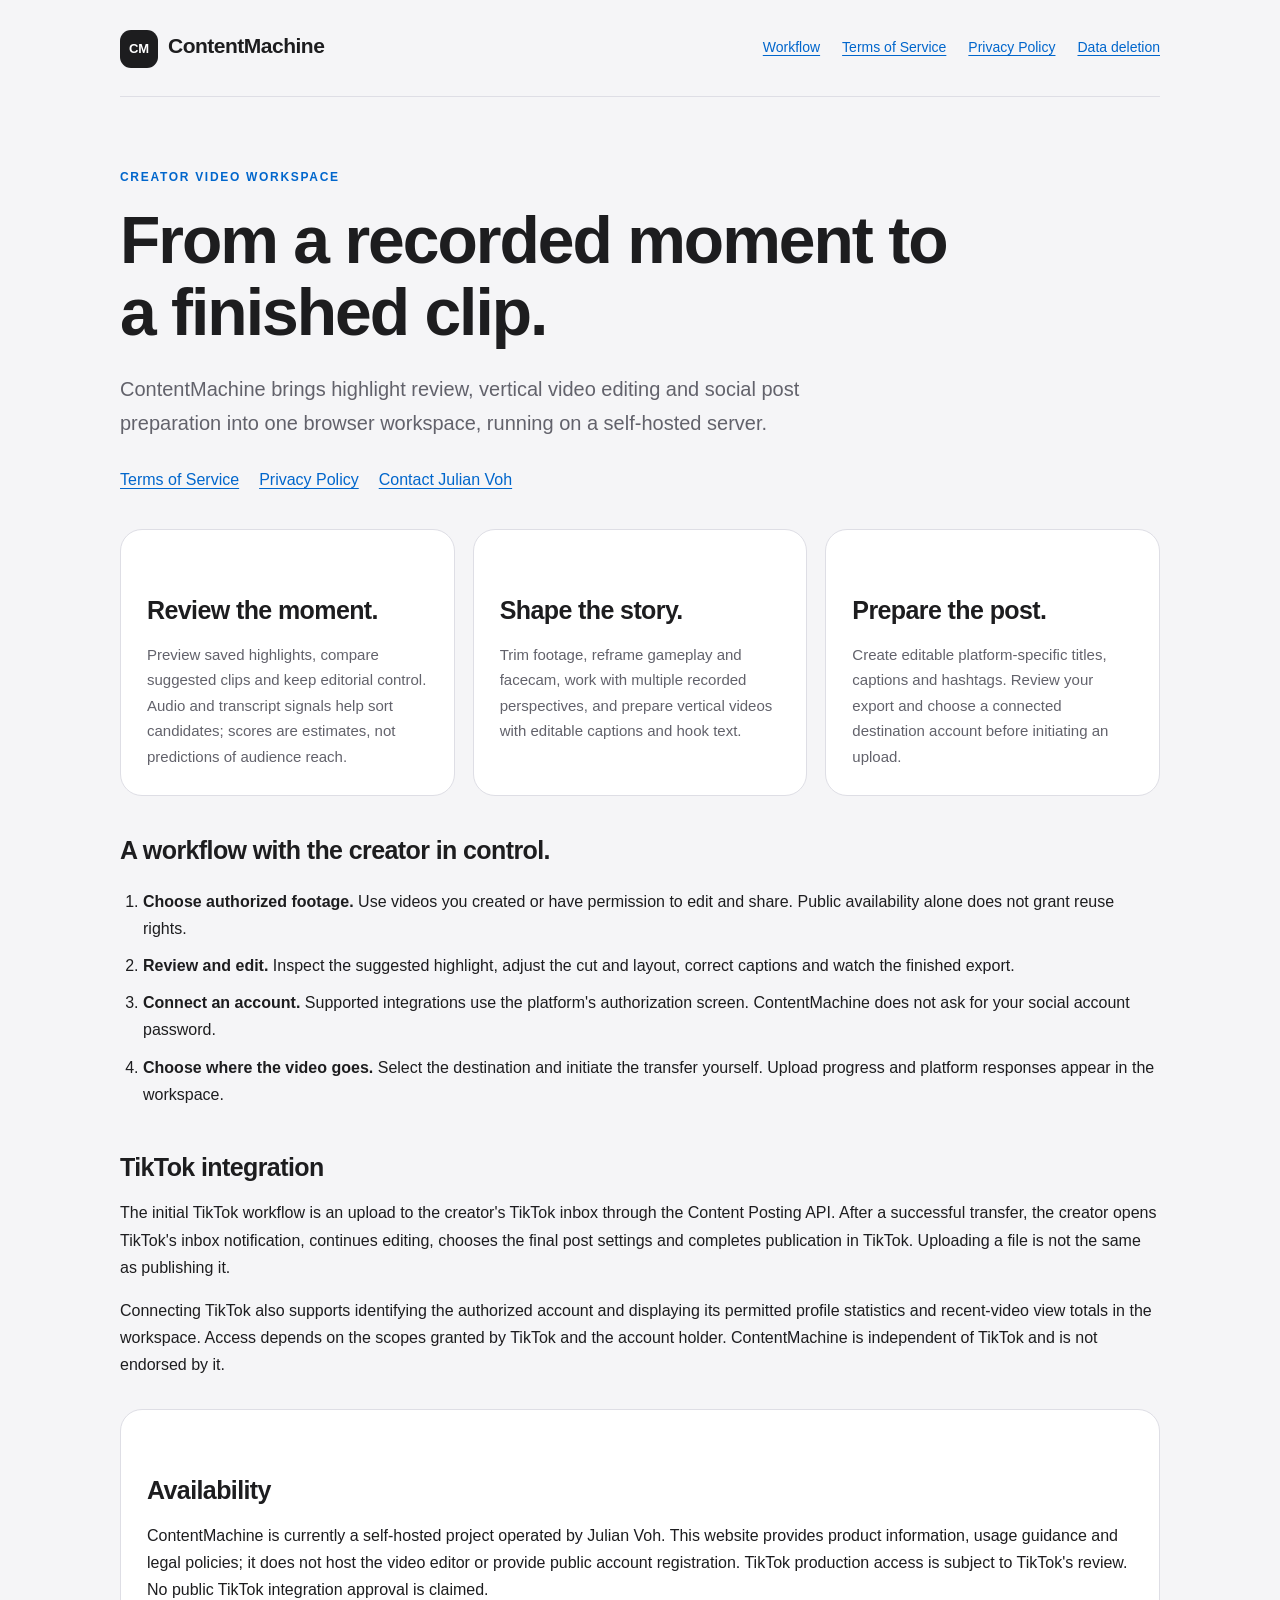
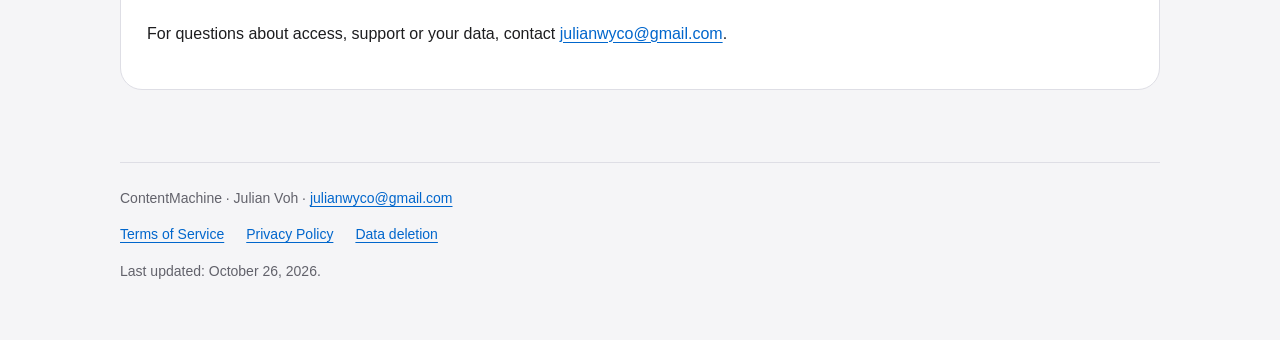
<file: index.html>
<!doctype html>
<html lang="en"><head><meta charset="utf-8"><meta name="viewport" content="width=device-width,initial-scale=1"><meta name="description" content="ContentMachine: a self-hosted video workspace for reviewing highlights, editing vertical clips and preparing social posts."><title>ContentMachine — Creator video workspace</title><link rel="stylesheet" href="site.css"></head>
<body><header><a class="brand" href="./"><span aria-hidden="true">CM</span>ContentMachine</a><nav aria-label="Main"><a href="#workflow">Workflow</a><a href="terms.html">Terms of Service</a><a href="privacy.html">Privacy Policy</a><a href="deletion.html">Data deletion</a></nav></header>
<main><p class="eyebrow">Creator video workspace</p><h1>From a recorded moment to a finished clip.</h1><p class="lead">ContentMachine brings highlight review, vertical video editing and social post preparation into one browser workspace, running on a self-hosted server.</p>
<div class="legal-links"><a href="terms.html">Terms of Service</a><a href="privacy.html">Privacy Policy</a><a href="mailto:julianwyco@gmail.com">Contact Julian Voh</a></div>
<section class="grid" aria-label="Features"><article class="card"><h2>Review the moment.</h2><p>Preview saved highlights, compare suggested clips and keep editorial control. Audio and transcript signals help sort candidates; scores are estimates, not predictions of audience reach.</p></article><article class="card"><h2>Shape the story.</h2><p>Trim footage, reframe gameplay and facecam, work with multiple recorded perspectives, and prepare vertical videos with editable captions and hook text.</p></article><article class="card"><h2>Prepare the post.</h2><p>Create editable platform-specific titles, captions and hashtags. Review your export and choose a connected destination account before initiating an upload.</p></article></section>
<section id="workflow"><h2>A workflow with the creator in control.</h2><ol class="steps"><li><strong>Choose authorized footage.</strong> Use videos you created or have permission to edit and share. Public availability alone does not grant reuse rights.</li><li><strong>Review and edit.</strong> Inspect the suggested highlight, adjust the cut and layout, correct captions and watch the finished export.</li><li><strong>Connect an account.</strong> Supported integrations use the platform's authorization screen. ContentMachine does not ask for your social account password.</li><li><strong>Choose where the video goes.</strong> Select the destination and initiate the transfer yourself. Upload progress and platform responses appear in the workspace.</li></ol></section>
<section><h2>TikTok integration</h2><p>The initial TikTok workflow is an upload to the creator's TikTok inbox through the Content Posting API. After a successful transfer, the creator opens TikTok's inbox notification, continues editing, chooses the final post settings and completes publication in TikTok. Uploading a file is not the same as publishing it.</p><p>Connecting TikTok also supports identifying the authorized account and displaying its permitted profile statistics and recent-video view totals in the workspace. Access depends on the scopes granted by TikTok and the account holder. ContentMachine is independent of TikTok and is not endorsed by it.</p></section>
<section class="note"><h2>Availability</h2><p>ContentMachine is currently a self-hosted project operated by Julian Voh. This website provides product information, usage guidance and legal policies; it does not host the video editor or provide public account registration. TikTok production access is subject to TikTok's review. No public TikTok integration approval is claimed.</p><p>For questions about access, support or your data, contact <a href="mailto:julianwyco@gmail.com">julianwyco@gmail.com</a>.</p></section>
</main><footer><address>ContentMachine · Julian Voh · <a href="mailto:julianwyco@gmail.com">julianwyco@gmail.com</a></address><nav aria-label="Legal"><a href="terms.html">Terms of Service</a><a href="privacy.html">Privacy Policy</a><a href="deletion.html">Data deletion</a></nav><p>Last updated: October 26, 2026.</p></footer></body></html>
</file>
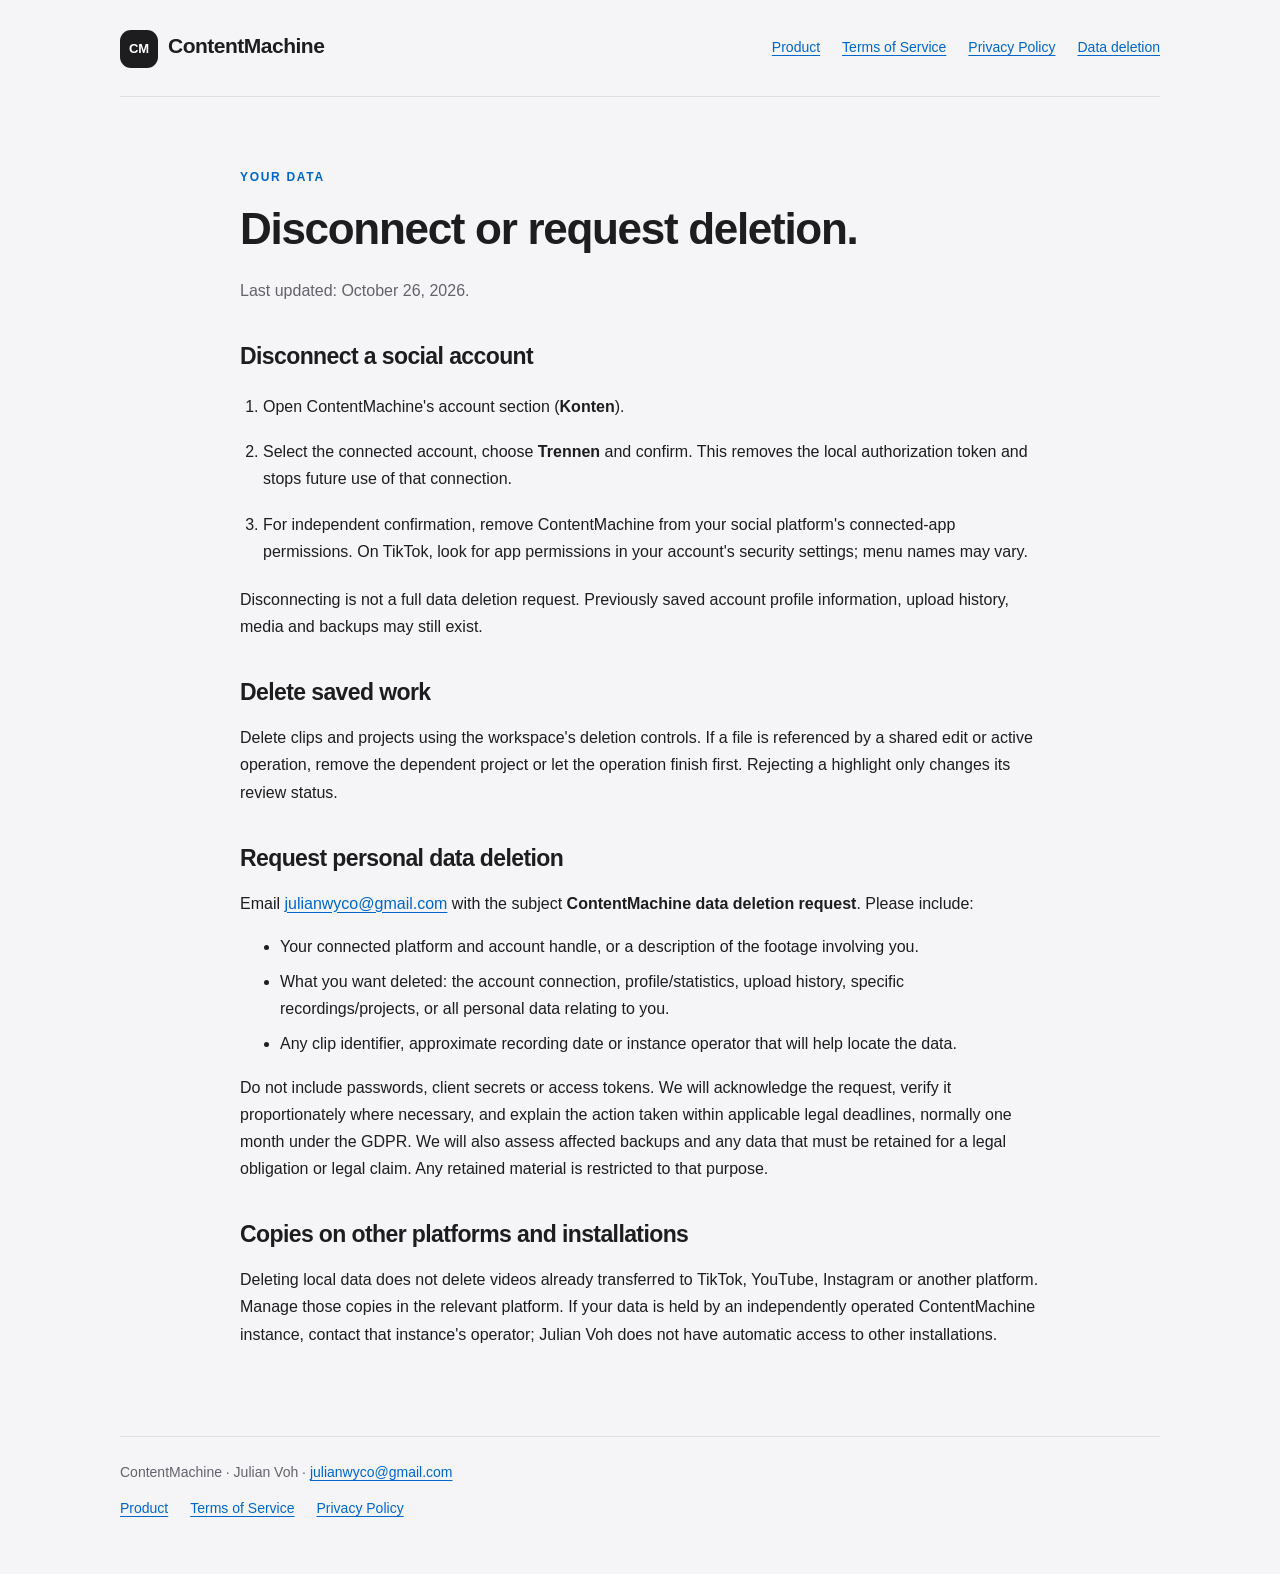
<file: deletion.html>
<!doctype html>
<html lang="en"><head><meta charset="utf-8"><meta name="viewport" content="width=device-width,initial-scale=1"><meta name="description" content="Disconnect ContentMachine accounts and request deletion of personal data."><title>Data deletion — ContentMachine</title><link rel="stylesheet" href="site.css"></head>
<body><header><a class="brand" href="./"><span aria-hidden="true">CM</span>ContentMachine</a><nav aria-label="Main"><a href="./">Product</a><a href="terms.html">Terms of Service</a><a href="privacy.html">Privacy Policy</a><a href="deletion.html" aria-current="page">Data deletion</a></nav></header>
<main class="legal"><p class="eyebrow">Your data</p><h1>Disconnect or request deletion.</h1><p class="meta">Last updated: October 26, 2026.</p>
<h2>Disconnect a social account</h2><ol class="steps"><li>Open ContentMachine's account section (<strong>Konten</strong>).</li><li>Select the connected account, choose <strong>Trennen</strong> and confirm. This removes the local authorization token and stops future use of that connection.</li><li>For independent confirmation, remove ContentMachine from your social platform's connected-app permissions. On TikTok, look for app permissions in your account's security settings; menu names may vary.</li></ol><p>Disconnecting is not a full data deletion request. Previously saved account profile information, upload history, media and backups may still exist.</p>
<h2>Delete saved work</h2><p>Delete clips and projects using the workspace's deletion controls. If a file is referenced by a shared edit or active operation, remove the dependent project or let the operation finish first. Rejecting a highlight only changes its review status.</p>
<h2>Request personal data deletion</h2><p>Email <a href="mailto:julianwyco@gmail.com?subject=ContentMachine%20data%20deletion%20request">julianwyco@gmail.com</a> with the subject <strong>ContentMachine data deletion request</strong>. Please include:</p><ul><li>Your connected platform and account handle, or a description of the footage involving you.</li><li>What you want deleted: the account connection, profile/statistics, upload history, specific recordings/projects, or all personal data relating to you.</li><li>Any clip identifier, approximate recording date or instance operator that will help locate the data.</li></ul><p>Do not include passwords, client secrets or access tokens. We will acknowledge the request, verify it proportionately where necessary, and explain the action taken within applicable legal deadlines, normally one month under the GDPR. We will also assess affected backups and any data that must be retained for a legal obligation or legal claim. Any retained material is restricted to that purpose.</p>
<h2>Copies on other platforms and installations</h2><p>Deleting local data does not delete videos already transferred to TikTok, YouTube, Instagram or another platform. Manage those copies in the relevant platform. If your data is held by an independently operated ContentMachine instance, contact that instance's operator; Julian Voh does not have automatic access to other installations.</p>
</main><footer><address>ContentMachine · Julian Voh · <a href="mailto:julianwyco@gmail.com">julianwyco@gmail.com</a></address><nav aria-label="Legal"><a href="./">Product</a><a href="terms.html">Terms of Service</a><a href="privacy.html">Privacy Policy</a></nav></footer></body></html>
</file>
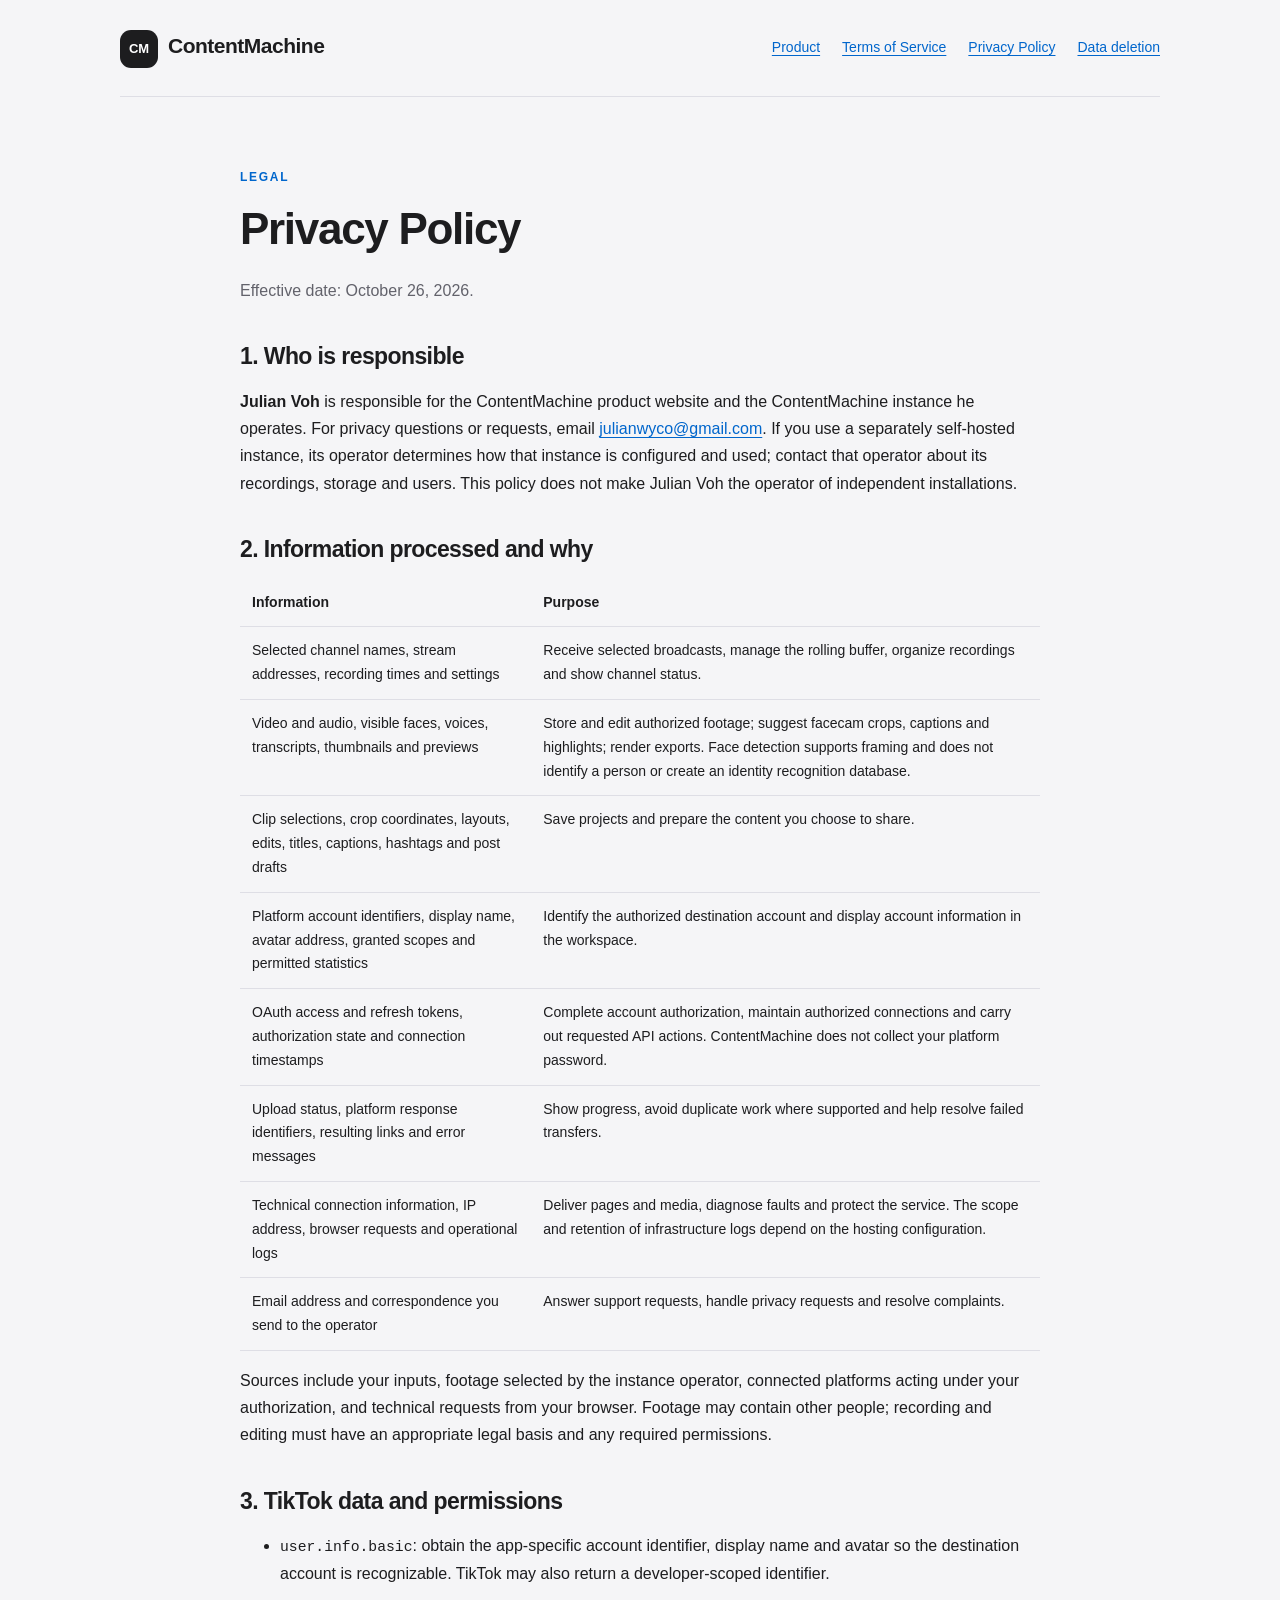
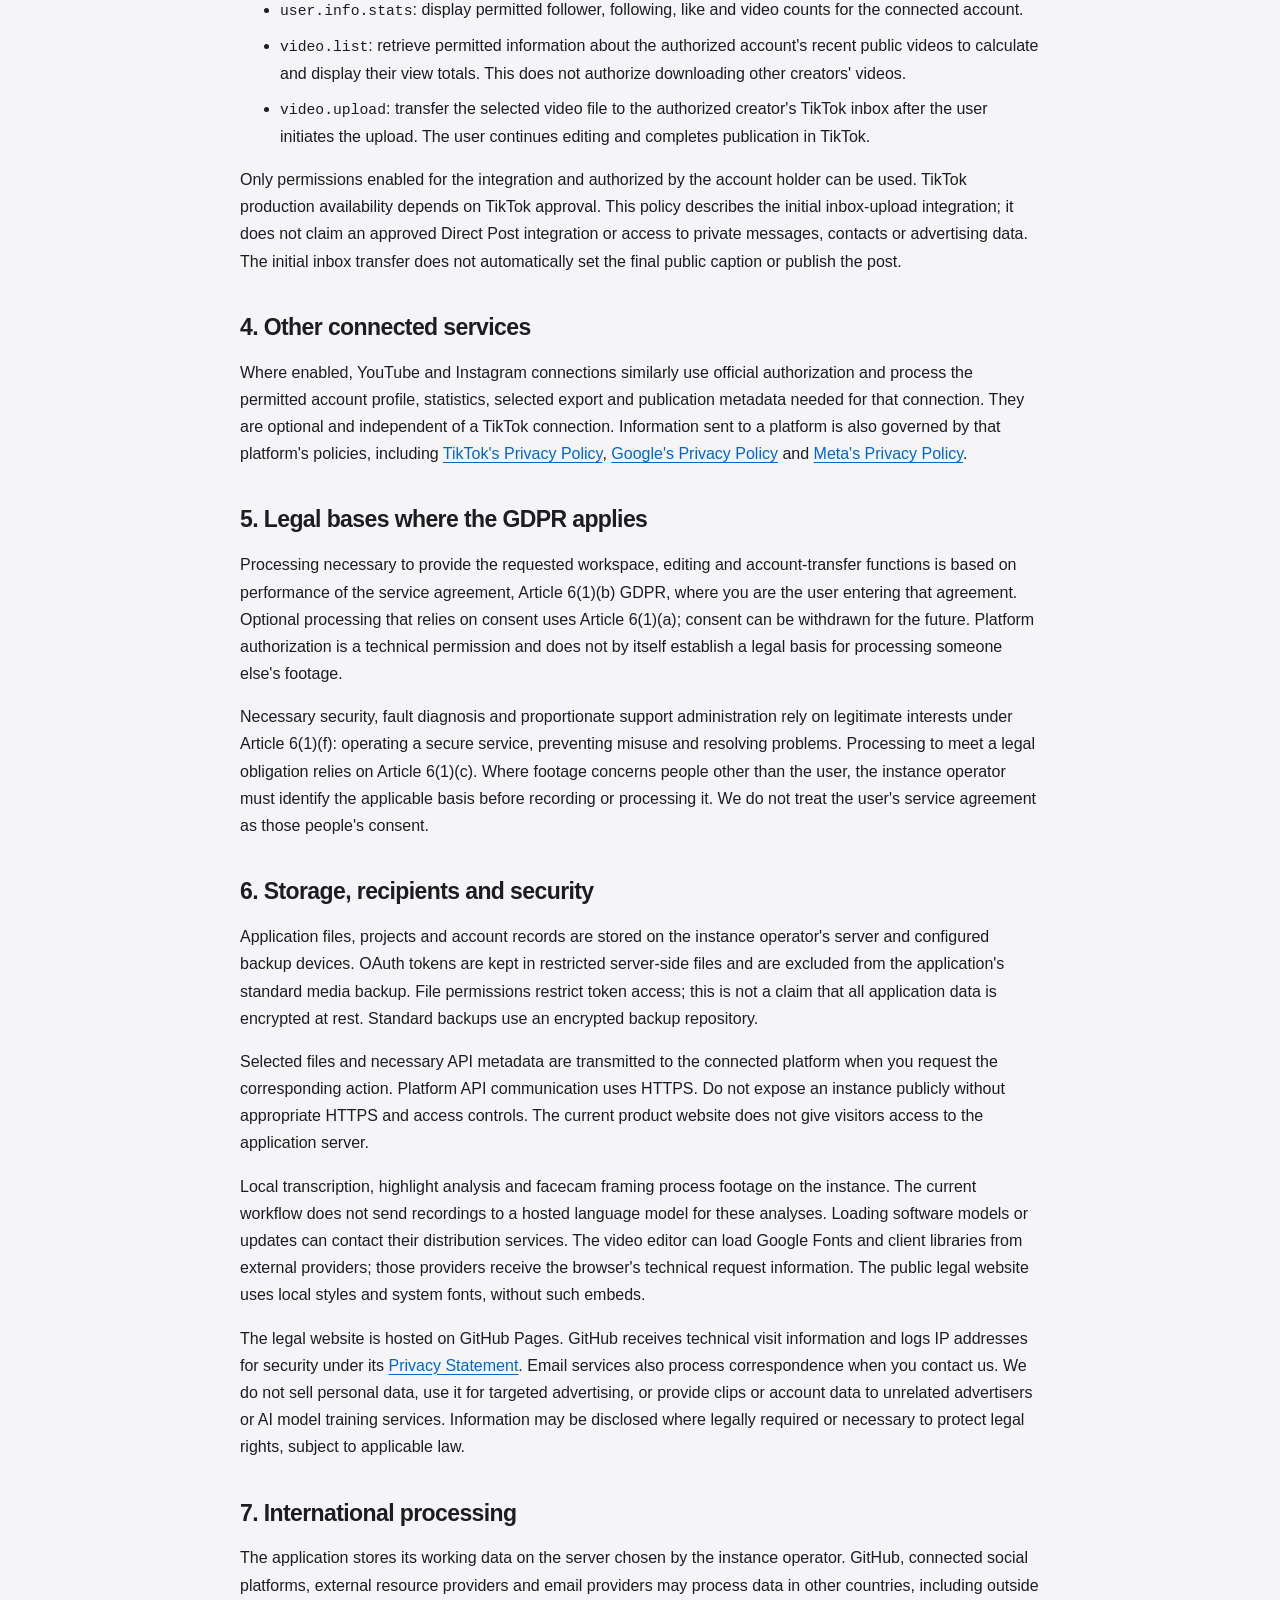
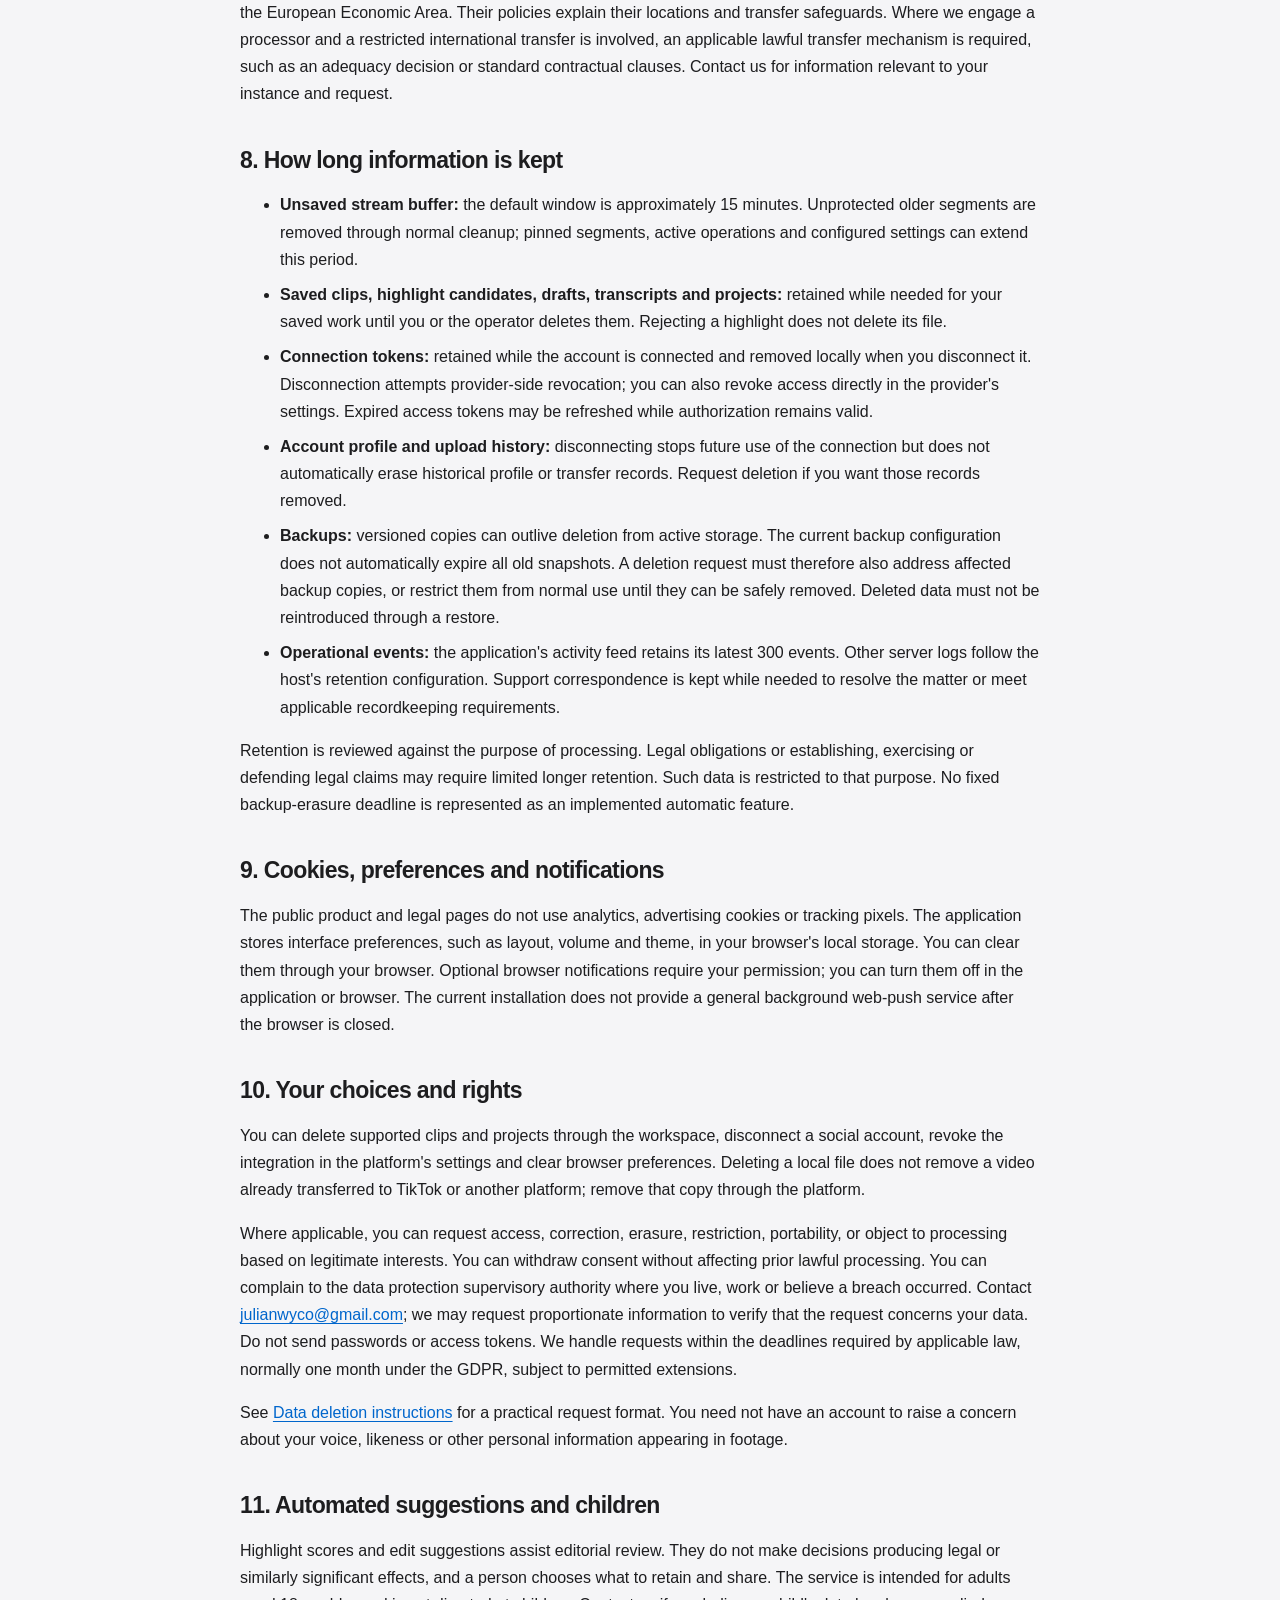
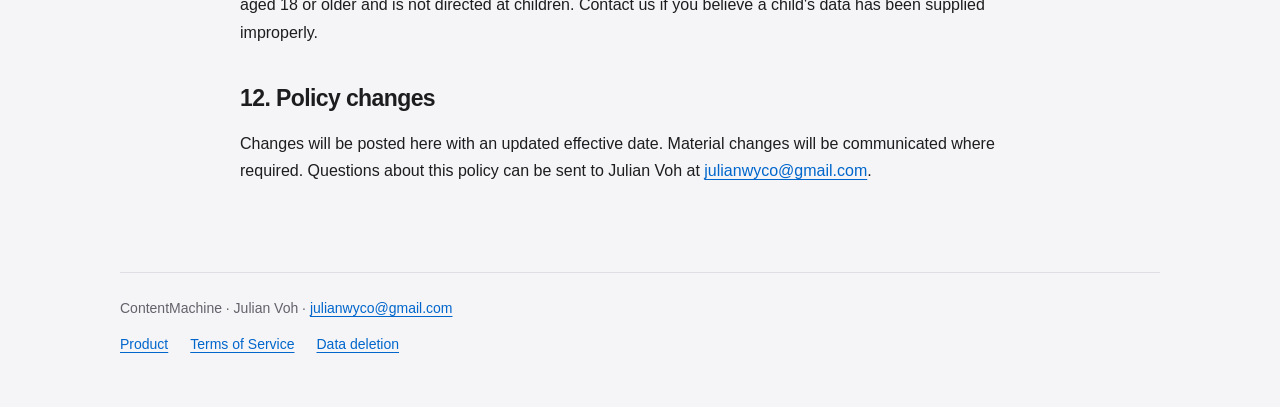
<file: privacy.html>
<!doctype html>
<html lang="en"><head><meta charset="utf-8"><meta name="viewport" content="width=device-width,initial-scale=1"><meta name="description" content="How ContentMachine handles footage, connected account data, permissions and deletion requests."><title>Privacy Policy — ContentMachine</title><link rel="stylesheet" href="site.css"></head>
<body><header><a class="brand" href="./"><span aria-hidden="true">CM</span>ContentMachine</a><nav aria-label="Main"><a href="./">Product</a><a href="terms.html">Terms of Service</a><a href="privacy.html" aria-current="page">Privacy Policy</a><a href="deletion.html">Data deletion</a></nav></header>
<main class="legal"><p class="eyebrow">Legal</p><h1>Privacy Policy</h1><p class="meta">Effective date: October 26, 2026.</p>
<h2>1. Who is responsible</h2><p><strong>Julian Voh</strong> is responsible for the ContentMachine product website and the ContentMachine instance he operates. For privacy questions or requests, email <a href="mailto:julianwyco@gmail.com">julianwyco@gmail.com</a>. If you use a separately self-hosted instance, its operator determines how that instance is configured and used; contact that operator about its recordings, storage and users. This policy does not make Julian Voh the operator of independent installations.</p>
<h2>2. Information processed and why</h2><div class="table-wrap"><table><thead><tr><th scope="col">Information</th><th scope="col">Purpose</th></tr></thead><tbody>
<tr><td>Selected channel names, stream addresses, recording times and settings</td><td>Receive selected broadcasts, manage the rolling buffer, organize recordings and show channel status.</td></tr>
<tr><td>Video and audio, visible faces, voices, transcripts, thumbnails and previews</td><td>Store and edit authorized footage; suggest facecam crops, captions and highlights; render exports. Face detection supports framing and does not identify a person or create an identity recognition database.</td></tr>
<tr><td>Clip selections, crop coordinates, layouts, edits, titles, captions, hashtags and post drafts</td><td>Save projects and prepare the content you choose to share.</td></tr>
<tr><td>Platform account identifiers, display name, avatar address, granted scopes and permitted statistics</td><td>Identify the authorized destination account and display account information in the workspace.</td></tr>
<tr><td>OAuth access and refresh tokens, authorization state and connection timestamps</td><td>Complete account authorization, maintain authorized connections and carry out requested API actions. ContentMachine does not collect your platform password.</td></tr>
<tr><td>Upload status, platform response identifiers, resulting links and error messages</td><td>Show progress, avoid duplicate work where supported and help resolve failed transfers.</td></tr>
<tr><td>Technical connection information, IP address, browser requests and operational logs</td><td>Deliver pages and media, diagnose faults and protect the service. The scope and retention of infrastructure logs depend on the hosting configuration.</td></tr>
<tr><td>Email address and correspondence you send to the operator</td><td>Answer support requests, handle privacy requests and resolve complaints.</td></tr>
</tbody></table></div><p>Sources include your inputs, footage selected by the instance operator, connected platforms acting under your authorization, and technical requests from your browser. Footage may contain other people; recording and editing must have an appropriate legal basis and any required permissions.</p>
<h2>3. TikTok data and permissions</h2><ul>
<li><code>user.info.basic</code>: obtain the app-specific account identifier, display name and avatar so the destination account is recognizable. TikTok may also return a developer-scoped identifier.</li>
<li><code>user.info.stats</code>: display permitted follower, following, like and video counts for the connected account.</li>
<li><code>video.list</code>: retrieve permitted information about the authorized account's recent public videos to calculate and display their view totals. This does not authorize downloading other creators' videos.</li>
<li><code>video.upload</code>: transfer the selected video file to the authorized creator's TikTok inbox after the user initiates the upload. The user continues editing and completes publication in TikTok.</li>
</ul><p>Only permissions enabled for the integration and authorized by the account holder can be used. TikTok production availability depends on TikTok approval. This policy describes the initial inbox-upload integration; it does not claim an approved Direct Post integration or access to private messages, contacts or advertising data. The initial inbox transfer does not automatically set the final public caption or publish the post.</p>
<h2>4. Other connected services</h2><p>Where enabled, YouTube and Instagram connections similarly use official authorization and process the permitted account profile, statistics, selected export and publication metadata needed for that connection. They are optional and independent of a TikTok connection. Information sent to a platform is also governed by that platform's policies, including <a href="https://www.tiktok.com/legal/page/eea/privacy-policy/en">TikTok's Privacy Policy</a>, <a href="https://policies.google.com/privacy">Google's Privacy Policy</a> and <a href="https://www.facebook.com/privacy/policy/">Meta's Privacy Policy</a>.</p>
<h2>5. Legal bases where the GDPR applies</h2><p>Processing necessary to provide the requested workspace, editing and account-transfer functions is based on performance of the service agreement, Article 6(1)(b) GDPR, where you are the user entering that agreement. Optional processing that relies on consent uses Article 6(1)(a); consent can be withdrawn for the future. Platform authorization is a technical permission and does not by itself establish a legal basis for processing someone else's footage.</p><p>Necessary security, fault diagnosis and proportionate support administration rely on legitimate interests under Article 6(1)(f): operating a secure service, preventing misuse and resolving problems. Processing to meet a legal obligation relies on Article 6(1)(c). Where footage concerns people other than the user, the instance operator must identify the applicable basis before recording or processing it. We do not treat the user's service agreement as those people's consent.</p>
<h2>6. Storage, recipients and security</h2><p>Application files, projects and account records are stored on the instance operator's server and configured backup devices. OAuth tokens are kept in restricted server-side files and are excluded from the application's standard media backup. File permissions restrict token access; this is not a claim that all application data is encrypted at rest. Standard backups use an encrypted backup repository.</p><p>Selected files and necessary API metadata are transmitted to the connected platform when you request the corresponding action. Platform API communication uses HTTPS. Do not expose an instance publicly without appropriate HTTPS and access controls. The current product website does not give visitors access to the application server.</p><p>Local transcription, highlight analysis and facecam framing process footage on the instance. The current workflow does not send recordings to a hosted language model for these analyses. Loading software models or updates can contact their distribution services. The video editor can load Google Fonts and client libraries from external providers; those providers receive the browser's technical request information. The public legal website uses local styles and system fonts, without such embeds.</p><p>The legal website is hosted on GitHub Pages. GitHub receives technical visit information and logs IP addresses for security under its <a href="https://docs.github.com/en/site-policy/privacy-policies/github-general-privacy-statement">Privacy Statement</a>. Email services also process correspondence when you contact us. We do not sell personal data, use it for targeted advertising, or provide clips or account data to unrelated advertisers or AI model training services. Information may be disclosed where legally required or necessary to protect legal rights, subject to applicable law.</p>
<h2>7. International processing</h2><p>The application stores its working data on the server chosen by the instance operator. GitHub, connected social platforms, external resource providers and email providers may process data in other countries, including outside the European Economic Area. Their policies explain their locations and transfer safeguards. Where we engage a processor and a restricted international transfer is involved, an applicable lawful transfer mechanism is required, such as an adequacy decision or standard contractual clauses. Contact us for information relevant to your instance and request.</p>
<h2>8. How long information is kept</h2><ul>
<li><strong>Unsaved stream buffer:</strong> the default window is approximately 15 minutes. Unprotected older segments are removed through normal cleanup; pinned segments, active operations and configured settings can extend this period.</li>
<li><strong>Saved clips, highlight candidates, drafts, transcripts and projects:</strong> retained while needed for your saved work until you or the operator deletes them. Rejecting a highlight does not delete its file.</li>
<li><strong>Connection tokens:</strong> retained while the account is connected and removed locally when you disconnect it. Disconnection attempts provider-side revocation; you can also revoke access directly in the provider's settings. Expired access tokens may be refreshed while authorization remains valid.</li>
<li><strong>Account profile and upload history:</strong> disconnecting stops future use of the connection but does not automatically erase historical profile or transfer records. Request deletion if you want those records removed.</li>
<li><strong>Backups:</strong> versioned copies can outlive deletion from active storage. The current backup configuration does not automatically expire all old snapshots. A deletion request must therefore also address affected backup copies, or restrict them from normal use until they can be safely removed. Deleted data must not be reintroduced through a restore.</li>
<li><strong>Operational events:</strong> the application's activity feed retains its latest 300 events. Other server logs follow the host's retention configuration. Support correspondence is kept while needed to resolve the matter or meet applicable recordkeeping requirements.</li>
</ul><p>Retention is reviewed against the purpose of processing. Legal obligations or establishing, exercising or defending legal claims may require limited longer retention. Such data is restricted to that purpose. No fixed backup-erasure deadline is represented as an implemented automatic feature.</p>
<h2>9. Cookies, preferences and notifications</h2><p>The public product and legal pages do not use analytics, advertising cookies or tracking pixels. The application stores interface preferences, such as layout, volume and theme, in your browser's local storage. You can clear them through your browser. Optional browser notifications require your permission; you can turn them off in the application or browser. The current installation does not provide a general background web-push service after the browser is closed.</p>
<h2>10. Your choices and rights</h2><p>You can delete supported clips and projects through the workspace, disconnect a social account, revoke the integration in the platform's settings and clear browser preferences. Deleting a local file does not remove a video already transferred to TikTok or another platform; remove that copy through the platform.</p><p>Where applicable, you can request access, correction, erasure, restriction, portability, or object to processing based on legitimate interests. You can withdraw consent without affecting prior lawful processing. You can complain to the data protection supervisory authority where you live, work or believe a breach occurred. Contact <a href="mailto:julianwyco@gmail.com">julianwyco@gmail.com</a>; we may request proportionate information to verify that the request concerns your data. Do not send passwords or access tokens. We handle requests within the deadlines required by applicable law, normally one month under the GDPR, subject to permitted extensions.</p><p>See <a href="deletion.html">Data deletion instructions</a> for a practical request format. You need not have an account to raise a concern about your voice, likeness or other personal information appearing in footage.</p>
<h2>11. Automated suggestions and children</h2><p>Highlight scores and edit suggestions assist editorial review. They do not make decisions producing legal or similarly significant effects, and a person chooses what to retain and share. The service is intended for adults aged 18 or older and is not directed at children. Contact us if you believe a child's data has been supplied improperly.</p>
<h2>12. Policy changes</h2><p>Changes will be posted here with an updated effective date. Material changes will be communicated where required. Questions about this policy can be sent to Julian Voh at <a href="mailto:julianwyco@gmail.com">julianwyco@gmail.com</a>.</p>
</main><footer><address>ContentMachine · Julian Voh · <a href="mailto:julianwyco@gmail.com">julianwyco@gmail.com</a></address><nav aria-label="Legal"><a href="./">Product</a><a href="terms.html">Terms of Service</a><a href="deletion.html">Data deletion</a></nav></footer></body></html>
</file>
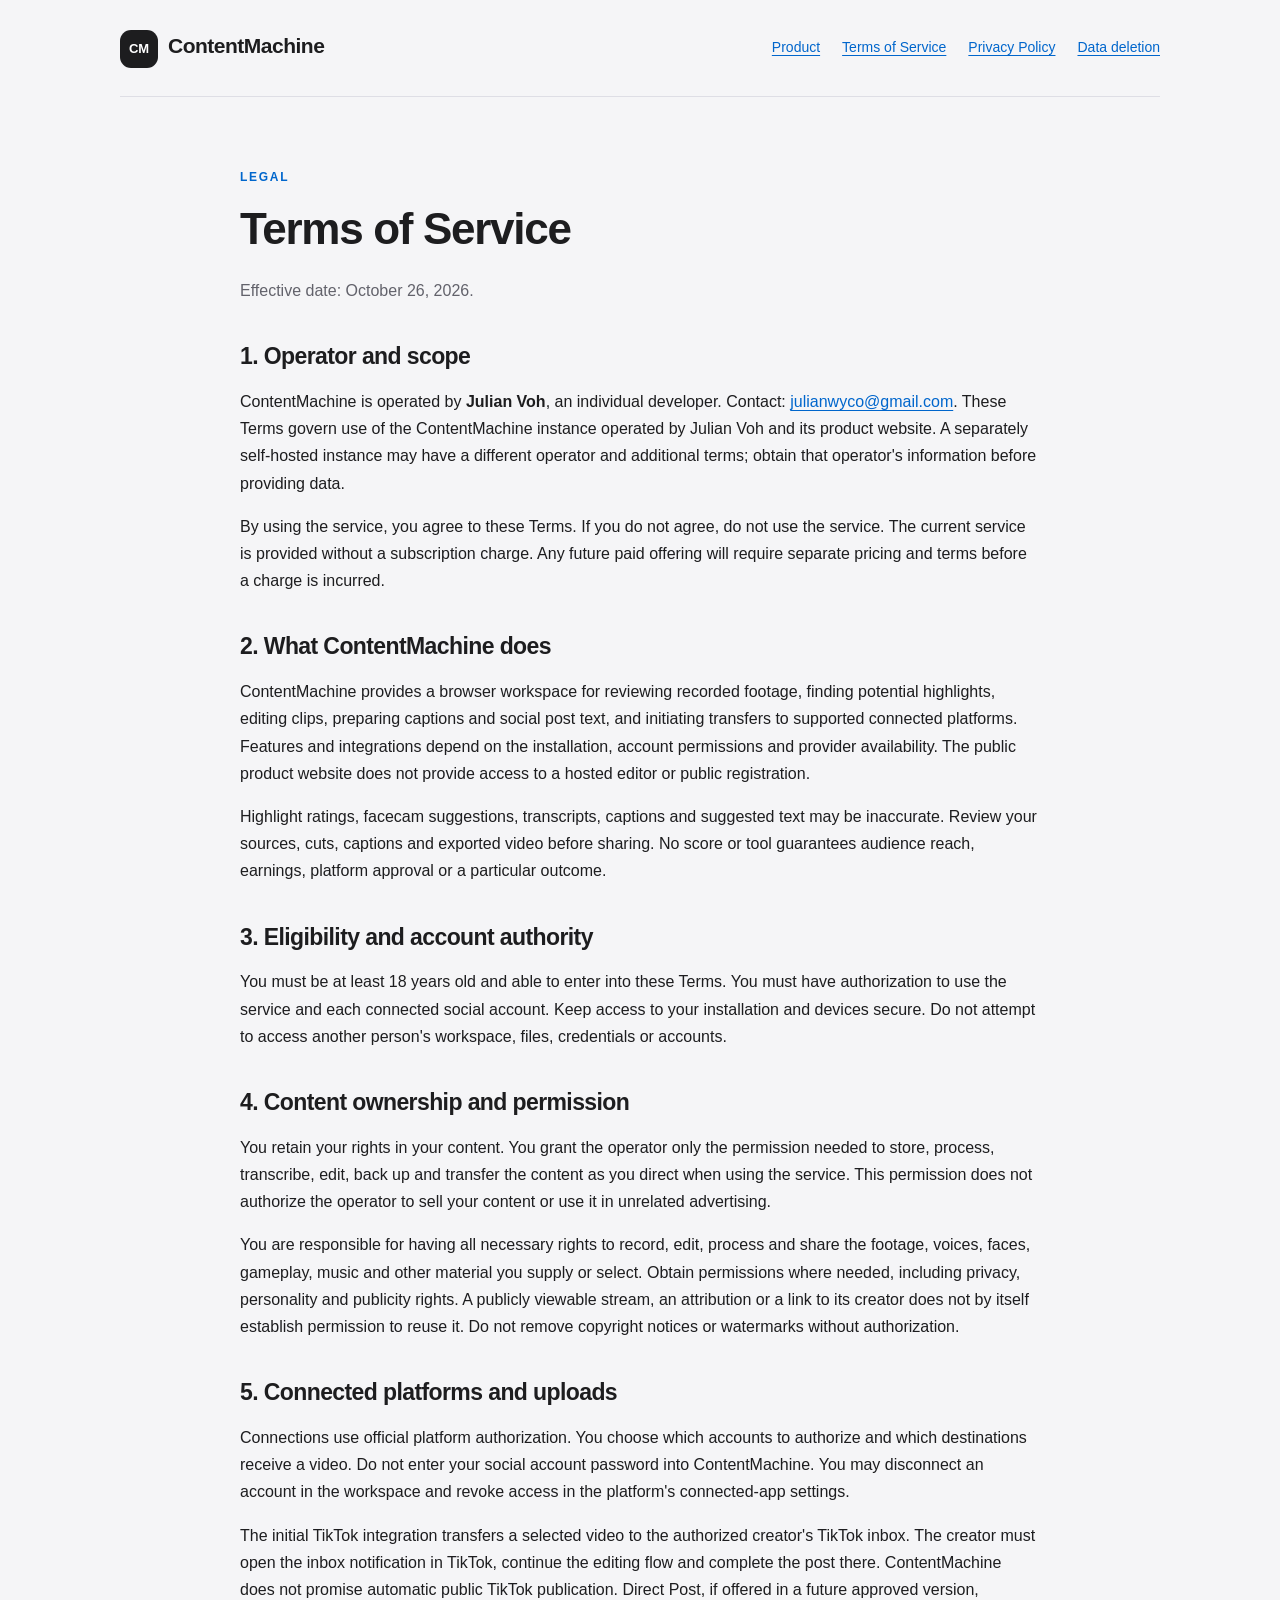
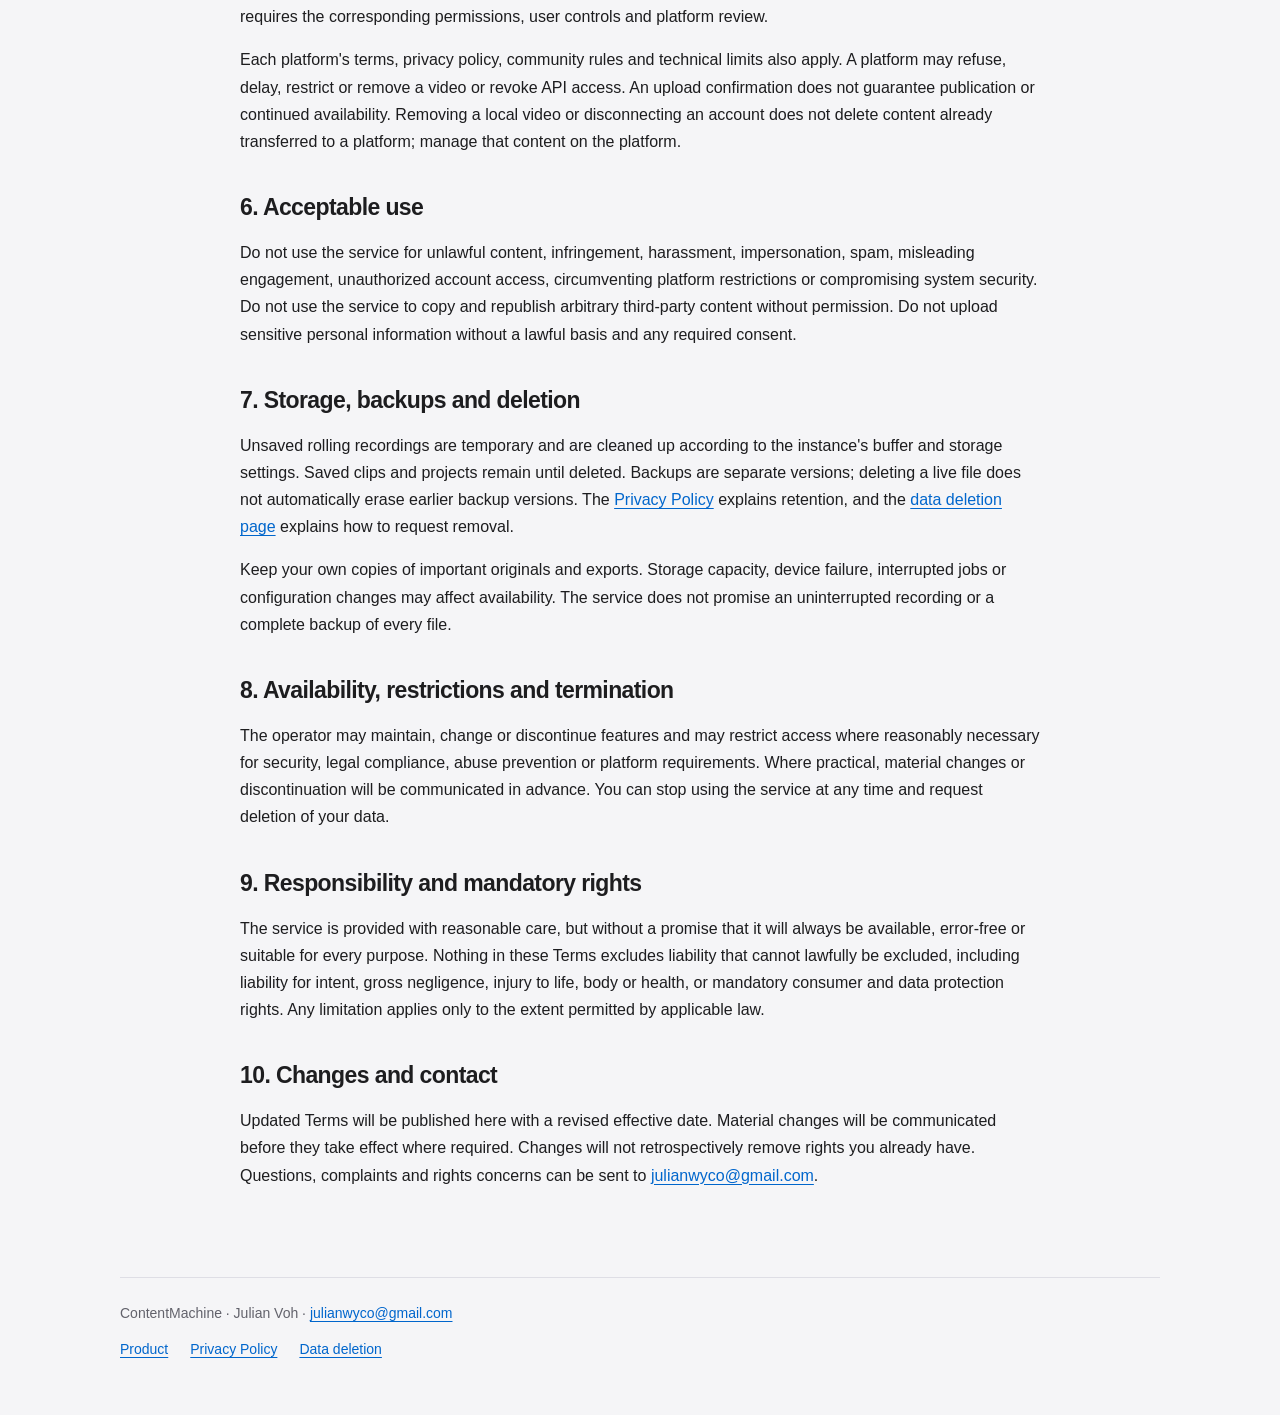
<file: terms.html>
<!doctype html>
<html lang="en"><head><meta charset="utf-8"><meta name="viewport" content="width=device-width,initial-scale=1"><meta name="description" content="Terms of Service for ContentMachine, operated by Julian Voh."><title>Terms of Service — ContentMachine</title><link rel="stylesheet" href="site.css"></head>
<body><header><a class="brand" href="./"><span aria-hidden="true">CM</span>ContentMachine</a><nav aria-label="Main"><a href="./">Product</a><a href="terms.html" aria-current="page">Terms of Service</a><a href="privacy.html">Privacy Policy</a><a href="deletion.html">Data deletion</a></nav></header>
<main class="legal"><p class="eyebrow">Legal</p><h1>Terms of Service</h1><p class="meta">Effective date: October 26, 2026.</p>
<h2>1. Operator and scope</h2><p>ContentMachine is operated by <strong>Julian Voh</strong>, an individual developer. Contact: <a href="mailto:julianwyco@gmail.com">julianwyco@gmail.com</a>. These Terms govern use of the ContentMachine instance operated by Julian Voh and its product website. A separately self-hosted instance may have a different operator and additional terms; obtain that operator's information before providing data.</p><p>By using the service, you agree to these Terms. If you do not agree, do not use the service. The current service is provided without a subscription charge. Any future paid offering will require separate pricing and terms before a charge is incurred.</p>
<h2>2. What ContentMachine does</h2><p>ContentMachine provides a browser workspace for reviewing recorded footage, finding potential highlights, editing clips, preparing captions and social post text, and initiating transfers to supported connected platforms. Features and integrations depend on the installation, account permissions and provider availability. The public product website does not provide access to a hosted editor or public registration.</p><p>Highlight ratings, facecam suggestions, transcripts, captions and suggested text may be inaccurate. Review your sources, cuts, captions and exported video before sharing. No score or tool guarantees audience reach, earnings, platform approval or a particular outcome.</p>
<h2>3. Eligibility and account authority</h2><p>You must be at least 18 years old and able to enter into these Terms. You must have authorization to use the service and each connected social account. Keep access to your installation and devices secure. Do not attempt to access another person's workspace, files, credentials or accounts.</p>
<h2>4. Content ownership and permission</h2><p>You retain your rights in your content. You grant the operator only the permission needed to store, process, transcribe, edit, back up and transfer the content as you direct when using the service. This permission does not authorize the operator to sell your content or use it in unrelated advertising.</p><p>You are responsible for having all necessary rights to record, edit, process and share the footage, voices, faces, gameplay, music and other material you supply or select. Obtain permissions where needed, including privacy, personality and publicity rights. A publicly viewable stream, an attribution or a link to its creator does not by itself establish permission to reuse it. Do not remove copyright notices or watermarks without authorization.</p>
<h2>5. Connected platforms and uploads</h2><p>Connections use official platform authorization. You choose which accounts to authorize and which destinations receive a video. Do not enter your social account password into ContentMachine. You may disconnect an account in the workspace and revoke access in the platform's connected-app settings.</p><p>The initial TikTok integration transfers a selected video to the authorized creator's TikTok inbox. The creator must open the inbox notification in TikTok, continue the editing flow and complete the post there. ContentMachine does not promise automatic public TikTok publication. Direct Post, if offered in a future approved version, requires the corresponding permissions, user controls and platform review.</p><p>Each platform's terms, privacy policy, community rules and technical limits also apply. A platform may refuse, delay, restrict or remove a video or revoke API access. An upload confirmation does not guarantee publication or continued availability. Removing a local video or disconnecting an account does not delete content already transferred to a platform; manage that content on the platform.</p>
<h2>6. Acceptable use</h2><p>Do not use the service for unlawful content, infringement, harassment, impersonation, spam, misleading engagement, unauthorized account access, circumventing platform restrictions or compromising system security. Do not use the service to copy and republish arbitrary third-party content without permission. Do not upload sensitive personal information without a lawful basis and any required consent.</p>
<h2>7. Storage, backups and deletion</h2><p>Unsaved rolling recordings are temporary and are cleaned up according to the instance's buffer and storage settings. Saved clips and projects remain until deleted. Backups are separate versions; deleting a live file does not automatically erase earlier backup versions. The <a href="privacy.html">Privacy Policy</a> explains retention, and the <a href="deletion.html">data deletion page</a> explains how to request removal.</p><p>Keep your own copies of important originals and exports. Storage capacity, device failure, interrupted jobs or configuration changes may affect availability. The service does not promise an uninterrupted recording or a complete backup of every file.</p>
<h2>8. Availability, restrictions and termination</h2><p>The operator may maintain, change or discontinue features and may restrict access where reasonably necessary for security, legal compliance, abuse prevention or platform requirements. Where practical, material changes or discontinuation will be communicated in advance. You can stop using the service at any time and request deletion of your data.</p>
<h2>9. Responsibility and mandatory rights</h2><p>The service is provided with reasonable care, but without a promise that it will always be available, error-free or suitable for every purpose. Nothing in these Terms excludes liability that cannot lawfully be excluded, including liability for intent, gross negligence, injury to life, body or health, or mandatory consumer and data protection rights. Any limitation applies only to the extent permitted by applicable law.</p>
<h2>10. Changes and contact</h2><p>Updated Terms will be published here with a revised effective date. Material changes will be communicated before they take effect where required. Changes will not retrospectively remove rights you already have. Questions, complaints and rights concerns can be sent to <a href="mailto:julianwyco@gmail.com">julianwyco@gmail.com</a>.</p>
</main><footer><address>ContentMachine · Julian Voh · <a href="mailto:julianwyco@gmail.com">julianwyco@gmail.com</a></address><nav aria-label="Legal"><a href="./">Product</a><a href="privacy.html">Privacy Policy</a><a href="deletion.html">Data deletion</a></nav></footer></body></html>
</file>
<file: site.css>
:root{color-scheme:light dark;--bg:#f5f5f7;--card:#fff;--ink:#1d1d1f;--muted:#62626b;--line:#dedee5;--accent:#0066cc}
*{box-sizing:border-box}body{margin:0;background:var(--bg);color:var(--ink);font:16px/1.7 -apple-system,BlinkMacSystemFont,"Segoe UI",sans-serif}a{color:var(--accent);text-underline-offset:3px}a:focus-visible{outline:3px solid var(--accent);outline-offset:5px}header,main,footer{width:min(1040px,calc(100% - 48px));margin:auto}header{display:flex;align-items:center;justify-content:space-between;gap:22px;padding:28px 0;border-bottom:1px solid var(--line)}.brand{color:var(--ink);font-weight:750;text-decoration:none;letter-spacing:-.5px;font-size:21px}.brand span{display:inline-grid;place-items:center;background:var(--ink);color:var(--card);width:38px;height:38px;border-radius:11px;margin-right:10px;font-size:13px;letter-spacing:0}nav{display:flex;flex-wrap:wrap;gap:12px 22px;font-size:14px}main{padding:58px 0 72px}.eyebrow{text-transform:uppercase;font-size:12px;font-weight:700;letter-spacing:1.7px;color:var(--accent)}h1{font-size:clamp(36px,6vw,66px);letter-spacing:-2px;line-height:1.08;max-width:830px;margin:18px 0 24px}h2{font-size:25px;letter-spacing:-.6px;line-height:1.3;margin:38px 0 14px}h3{font-size:18px;margin:0 0 10px}.lead{font-size:20px;max-width:740px;color:var(--muted)}.meta,.muted{color:var(--muted)}.grid{display:grid;grid-template-columns:repeat(3,1fr);gap:18px;margin:36px 0}.card,.note{background:var(--card);border:1px solid var(--line);padding:26px;border-radius:22px}.card p{font-size:15px;margin-bottom:0;color:var(--muted)}.note{margin-top:30px}.legal{max-width:800px}.legal h1{font-size:44px;letter-spacing:-1.3px}.legal h2{font-size:23px}.legal li{margin:8px 0}.legal table{border-collapse:collapse;width:100%;font-size:14px}.legal th,.legal td{text-align:left;border-bottom:1px solid var(--line);padding:12px;vertical-align:top}.table-wrap{overflow:auto}footer{border-top:1px solid var(--line);padding:24px 0 42px;font-size:14px;color:var(--muted)}footer nav{margin:12px 0}code{font-size:.92em;overflow-wrap:anywhere}address{font-style:normal}.steps{padding-left:23px}.steps li{padding:5px 0}.legal-links{display:flex;flex-wrap:wrap;gap:20px;margin-top:26px}
@media(max-width:720px){header{align-items:flex-start;flex-direction:column}.grid{grid-template-columns:1fr}main{padding-top:38px}.card,.note{padding:22px}.legal h1{font-size:36px}.legal th,.legal td{padding:10px 7px}.lead{font-size:18px}}
@media(prefers-color-scheme:dark){:root{--bg:#161617;--card:#202023;--ink:#f5f5f7;--muted:#b4b4bd;--line:#38383e;--accent:#72b7ff}}
</file>
